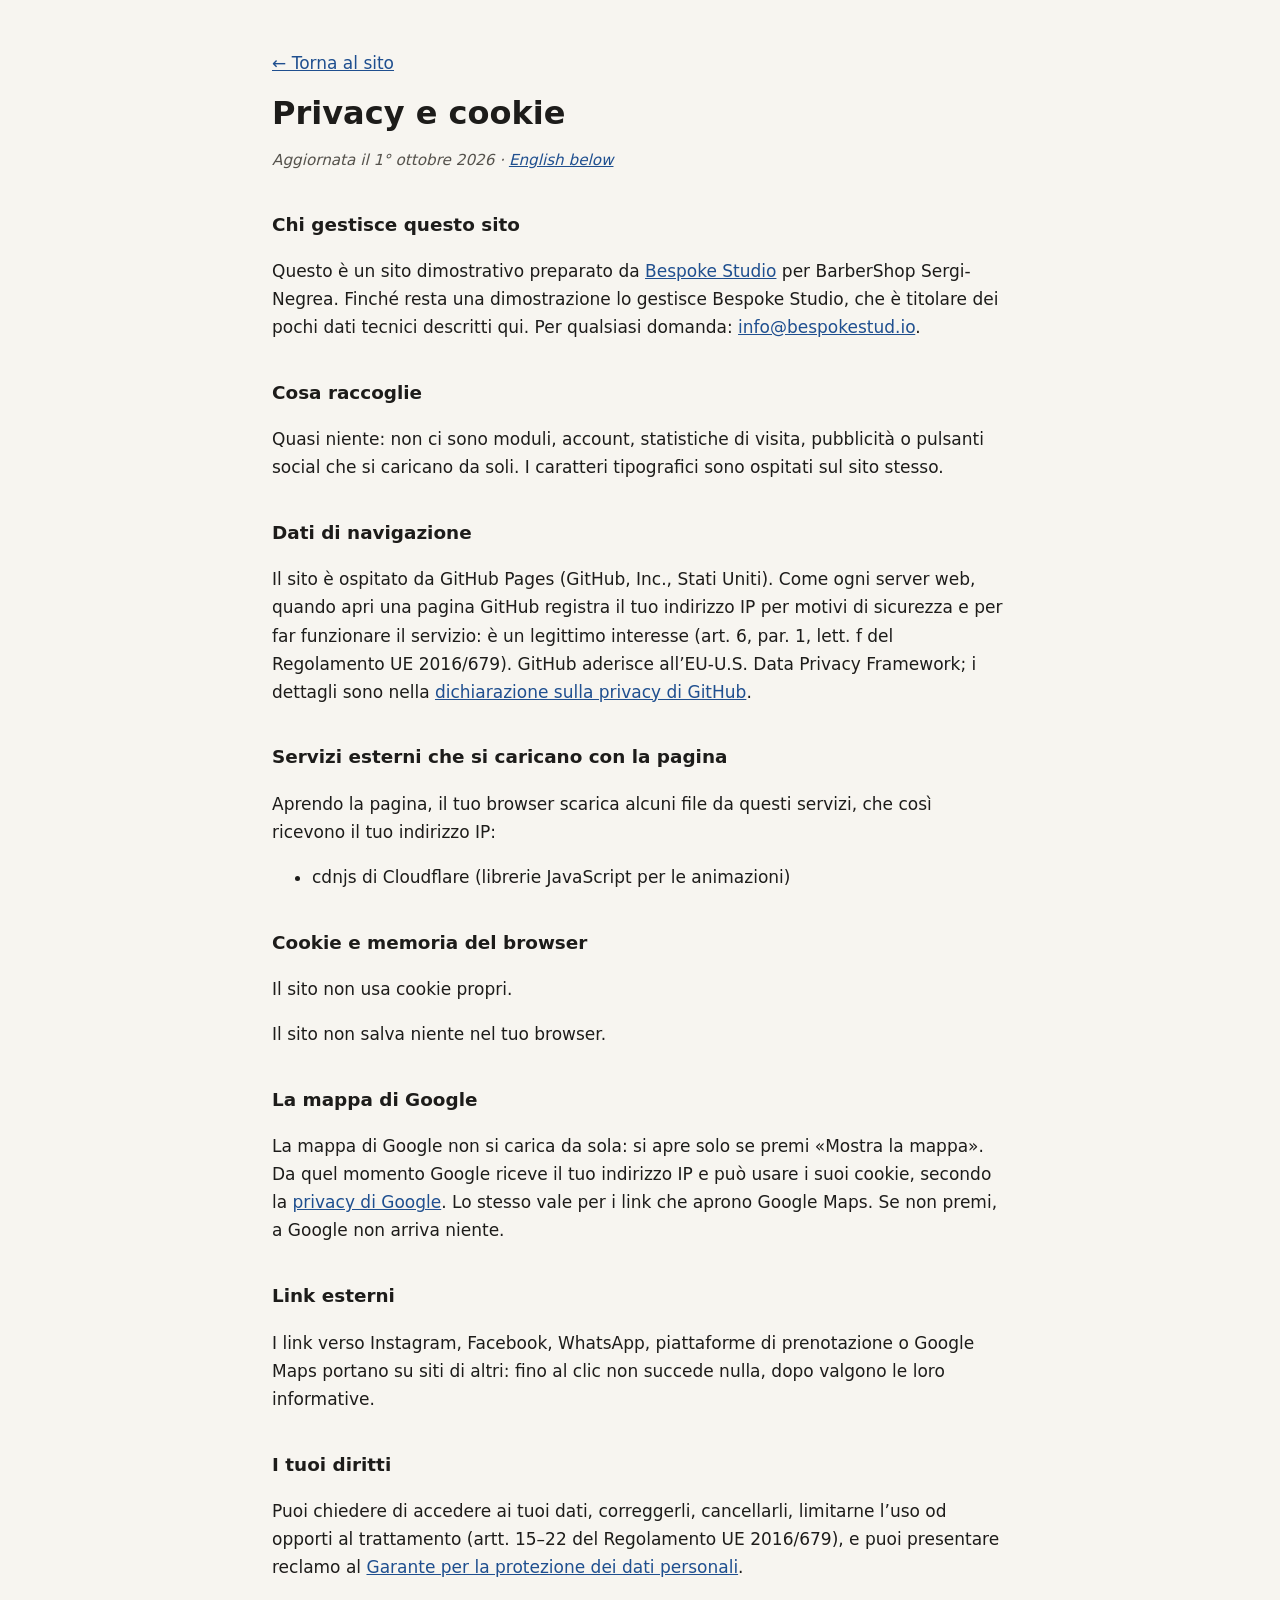
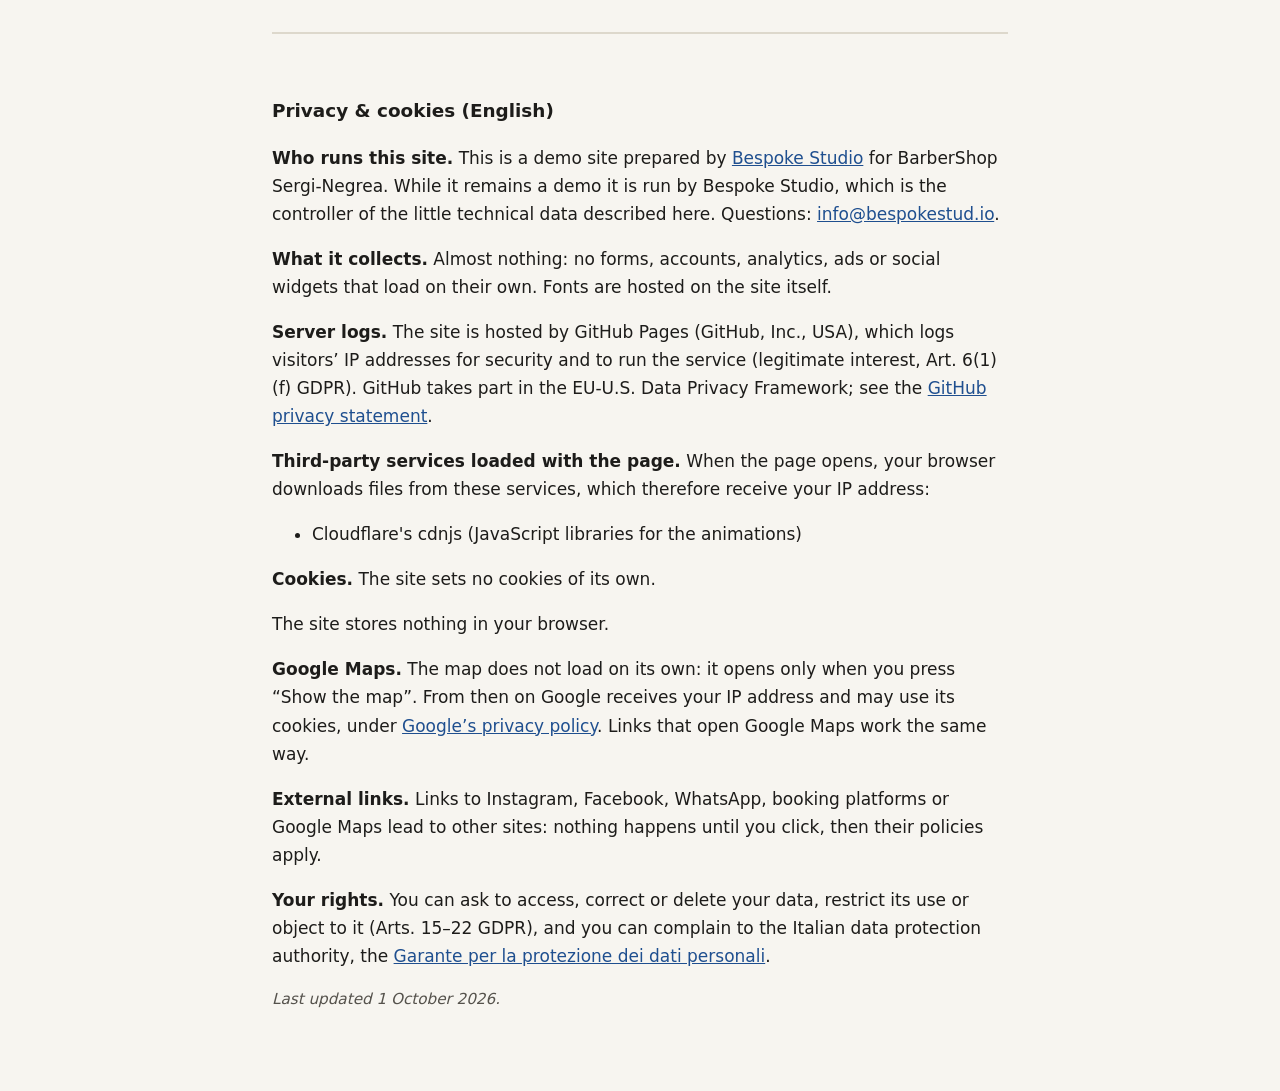
<file: privacy.html>
<!DOCTYPE html>
<html lang="it">
<head>
  <meta charset="UTF-8">
  <meta name="viewport" content="width=device-width, initial-scale=1.0">
  <meta name="robots" content="noindex">
  <title>Privacy e cookie · BarberShop Sergi-Negrea</title>
  <meta name="description" content="Informativa privacy e cookie del sito BarberShop Sergi-Negrea.">
  <style>
    body { margin: 0; background: #f7f5f0; color: #1d1c1a; font: 17px/1.65 system-ui, -apple-system, "Segoe UI", Roboto, sans-serif; }
    main { max-width: 46rem; margin: 0 auto; padding: 32px 20px 64px; }
    h1 { font-size: 2rem; line-height: 1.2; margin: 0.4em 0 0.2em; }
    h2 { font-size: 1.15rem; margin: 2em 0 0.4em; }
    a { color: #1f4f8f; }
    .data { color: #55524c; font-style: italic; font-size: 0.95rem; }
    .en { margin-top: 3em; padding-top: 1.5em; border-top: 2px solid #ddd8cc; }
    code { font-size: 0.9em; background: #ebe7dc; padding: 0 4px; border-radius: 3px; }
  </style>
</head>
<body>
<main>
  <p><a href="index.html">← Torna al sito</a></p>
  <h1>Privacy e cookie</h1>
  <p class="data">Aggiornata il 1° ottobre 2026 · <a href="#english" lang="en">English below</a></p>
  <h2>Chi gestisce questo sito</h2>
  <p>Questo è un sito dimostrativo preparato da <a href="https://bespokestud.io" rel="noopener">Bespoke Studio</a> per BarberShop Sergi-Negrea. Finché resta una dimostrazione lo gestisce Bespoke Studio, che è titolare dei pochi dati tecnici descritti qui. Per qualsiasi domanda: <a href="mailto:info@bespokestud.io">info@bespokestud.io</a>.</p>
  <h2>Cosa raccoglie</h2>
  <p>Quasi niente: non ci sono moduli, account, statistiche di visita, pubblicità o pulsanti social che si caricano da soli. I caratteri tipografici sono ospitati sul sito stesso.</p>
  <h2>Dati di navigazione</h2>
  <p>Il sito è ospitato da GitHub Pages (GitHub, Inc., Stati Uniti). Come ogni server web, quando apri una pagina GitHub registra il tuo indirizzo IP per motivi di sicurezza e per far funzionare il servizio: è un legittimo interesse (art. 6, par. 1, lett. f del Regolamento UE 2016/679). GitHub aderisce all’EU-U.S. Data Privacy Framework; i dettagli sono nella <a href="https://docs.github.com/site-policy/privacy-policies/github-general-privacy-statement" rel="noopener">dichiarazione sulla privacy di GitHub</a>.</p>
  <h2>Servizi esterni che si caricano con la pagina</h2>
  <p>Aprendo la pagina, il tuo browser scarica alcuni file da questi servizi, che così ricevono il tuo indirizzo IP:</p>
  <ul><li>cdnjs di Cloudflare (librerie JavaScript per le animazioni)</li></ul>
  <h2>Cookie e memoria del browser</h2>
  <p>Il sito non usa cookie propri.</p>
  <p>Il sito non salva niente nel tuo browser.</p>
  <h2>La mappa di Google</h2>
  <p>La mappa di Google non si carica da sola: si apre solo se premi «Mostra la mappa». Da quel momento Google riceve il tuo indirizzo IP e può usare i suoi cookie, secondo la <a href="https://policies.google.com/privacy?hl=it" rel="noopener">privacy di Google</a>. Lo stesso vale per i link che aprono Google Maps. Se non premi, a Google non arriva niente.</p>
  <h2>Link esterni</h2>
  <p>I link verso Instagram, Facebook, WhatsApp, piattaforme di prenotazione o Google Maps portano su siti di altri: fino al clic non succede nulla, dopo valgono le loro informative.</p>
  
  <h2>I tuoi diritti</h2>
  <p>Puoi chiedere di accedere ai tuoi dati, correggerli, cancellarli, limitarne l’uso od opporti al trattamento (artt. 15–22 del Regolamento UE 2016/679), e puoi presentare reclamo al <a href="https://www.garanteprivacy.it" rel="noopener">Garante per la protezione dei dati personali</a>.</p>
  <div class="en" id="english" lang="en">
    <h2>Privacy &amp; cookies (English)</h2>
    <p><strong>Who runs this site.</strong> This is a demo site prepared by <a href="https://bespokestud.io" rel="noopener">Bespoke Studio</a> for BarberShop Sergi-Negrea. While it remains a demo it is run by Bespoke Studio, which is the controller of the little technical data described here. Questions: <a href="mailto:info@bespokestud.io">info@bespokestud.io</a>.</p>
    <p><strong>What it collects.</strong> Almost nothing: no forms, accounts, analytics, ads or social widgets that load on their own. Fonts are hosted on the site itself.</p>
    <p><strong>Server logs.</strong> The site is hosted by GitHub Pages (GitHub, Inc., USA), which logs visitors’ IP addresses for security and to run the service (legitimate interest, Art. 6(1)(f) GDPR). GitHub takes part in the EU-U.S. Data Privacy Framework; see the <a href="https://docs.github.com/site-policy/privacy-policies/github-general-privacy-statement" rel="noopener">GitHub privacy statement</a>.</p>
    <p><strong>Third-party services loaded with the page.</strong> When the page opens, your browser downloads files from these services, which therefore receive your IP address:</p><ul><li>Cloudflare's cdnjs (JavaScript libraries for the animations)</li></ul>
    <p><strong>Cookies.</strong> The site sets no cookies of its own.</p>
    <p>The site stores nothing in your browser.</p>
    <p><strong>Google Maps.</strong> The map does not load on its own: it opens only when you press “Show the map”. From then on Google receives your IP address and may use its cookies, under <a href="https://policies.google.com/privacy?hl=en" rel="noopener">Google’s privacy policy</a>. Links that open Google Maps work the same way.</p>
    <p><strong>External links.</strong> Links to Instagram, Facebook, WhatsApp, booking platforms or Google Maps lead to other sites: nothing happens until you click, then their policies apply.</p>
    
    <p><strong>Your rights.</strong> You can ask to access, correct or delete your data, restrict its use or object to it (Arts. 15–22 GDPR), and you can complain to the Italian data protection authority, the <a href="https://www.garanteprivacy.it" rel="noopener">Garante per la protezione dei dati personali</a>.</p>
    <p class="data">Last updated 1 October 2026.</p>
  </div>
</main>
</body>
</html>
</file>
